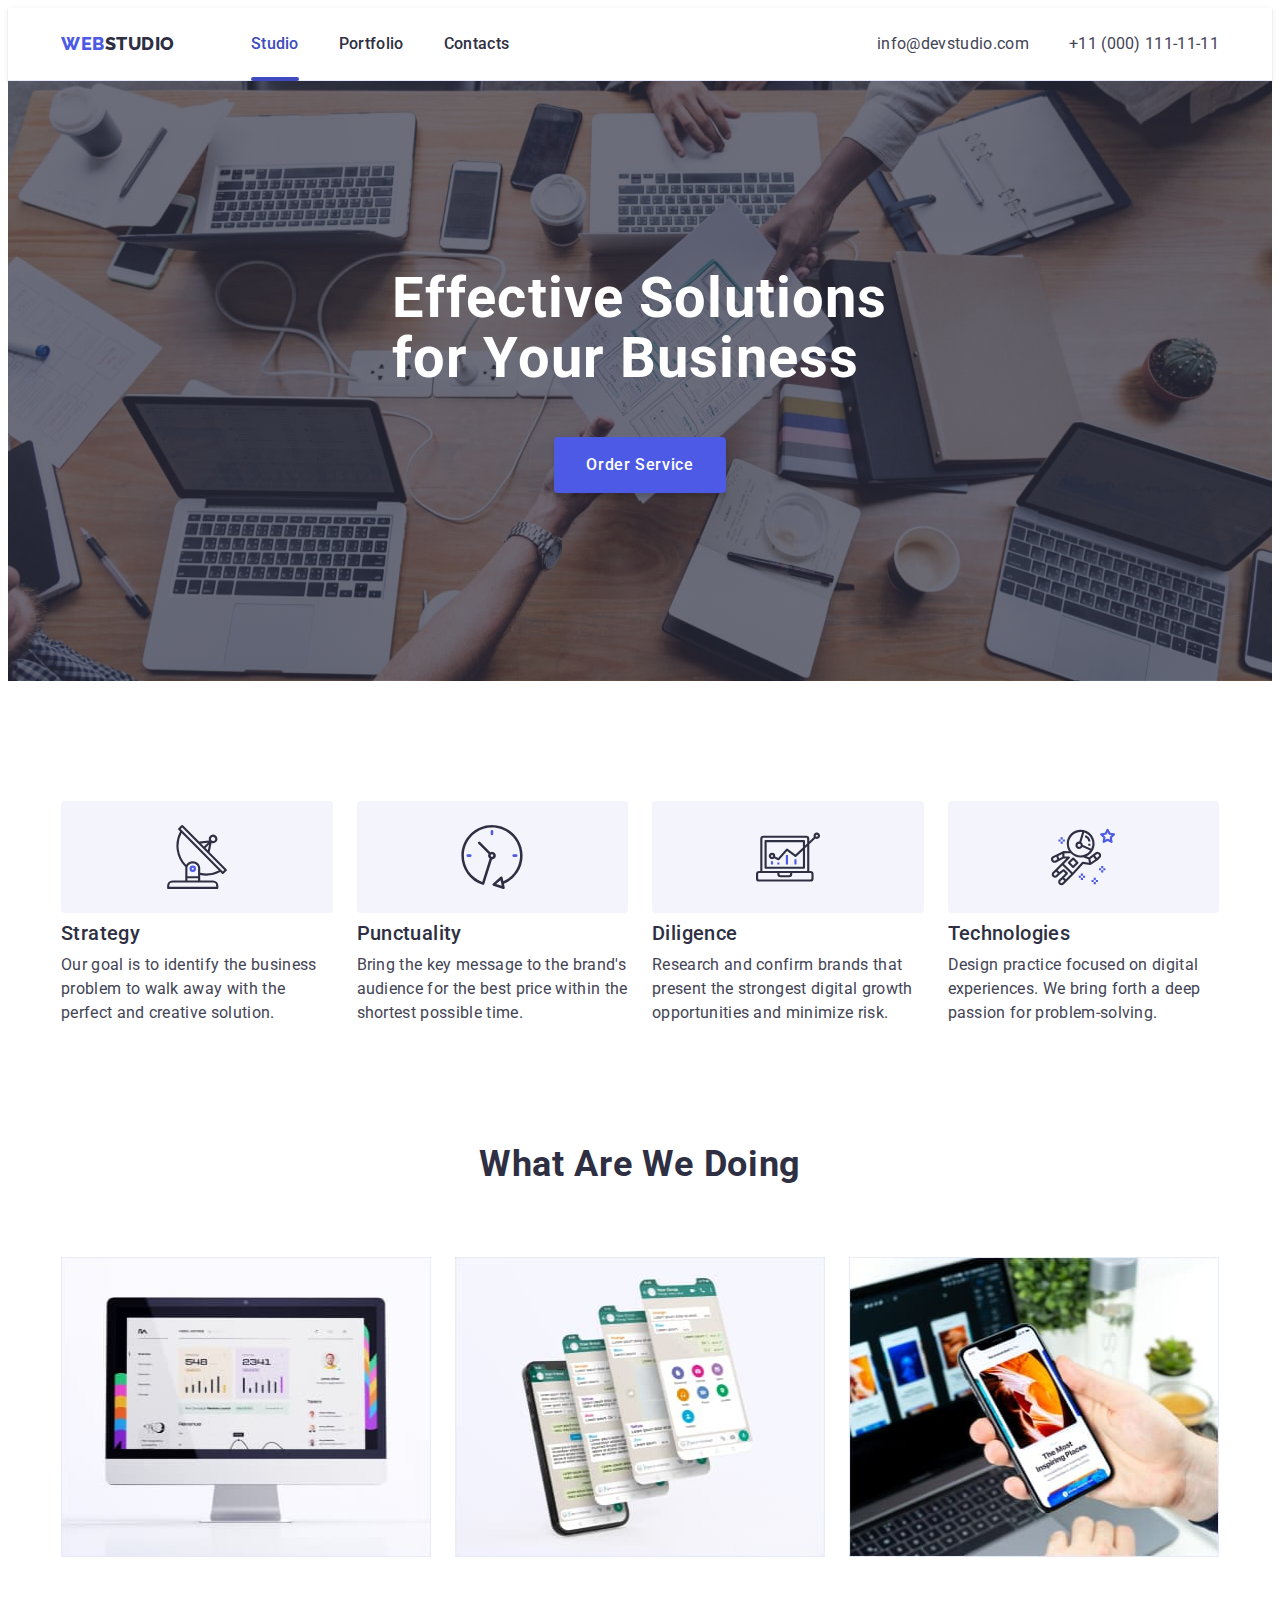
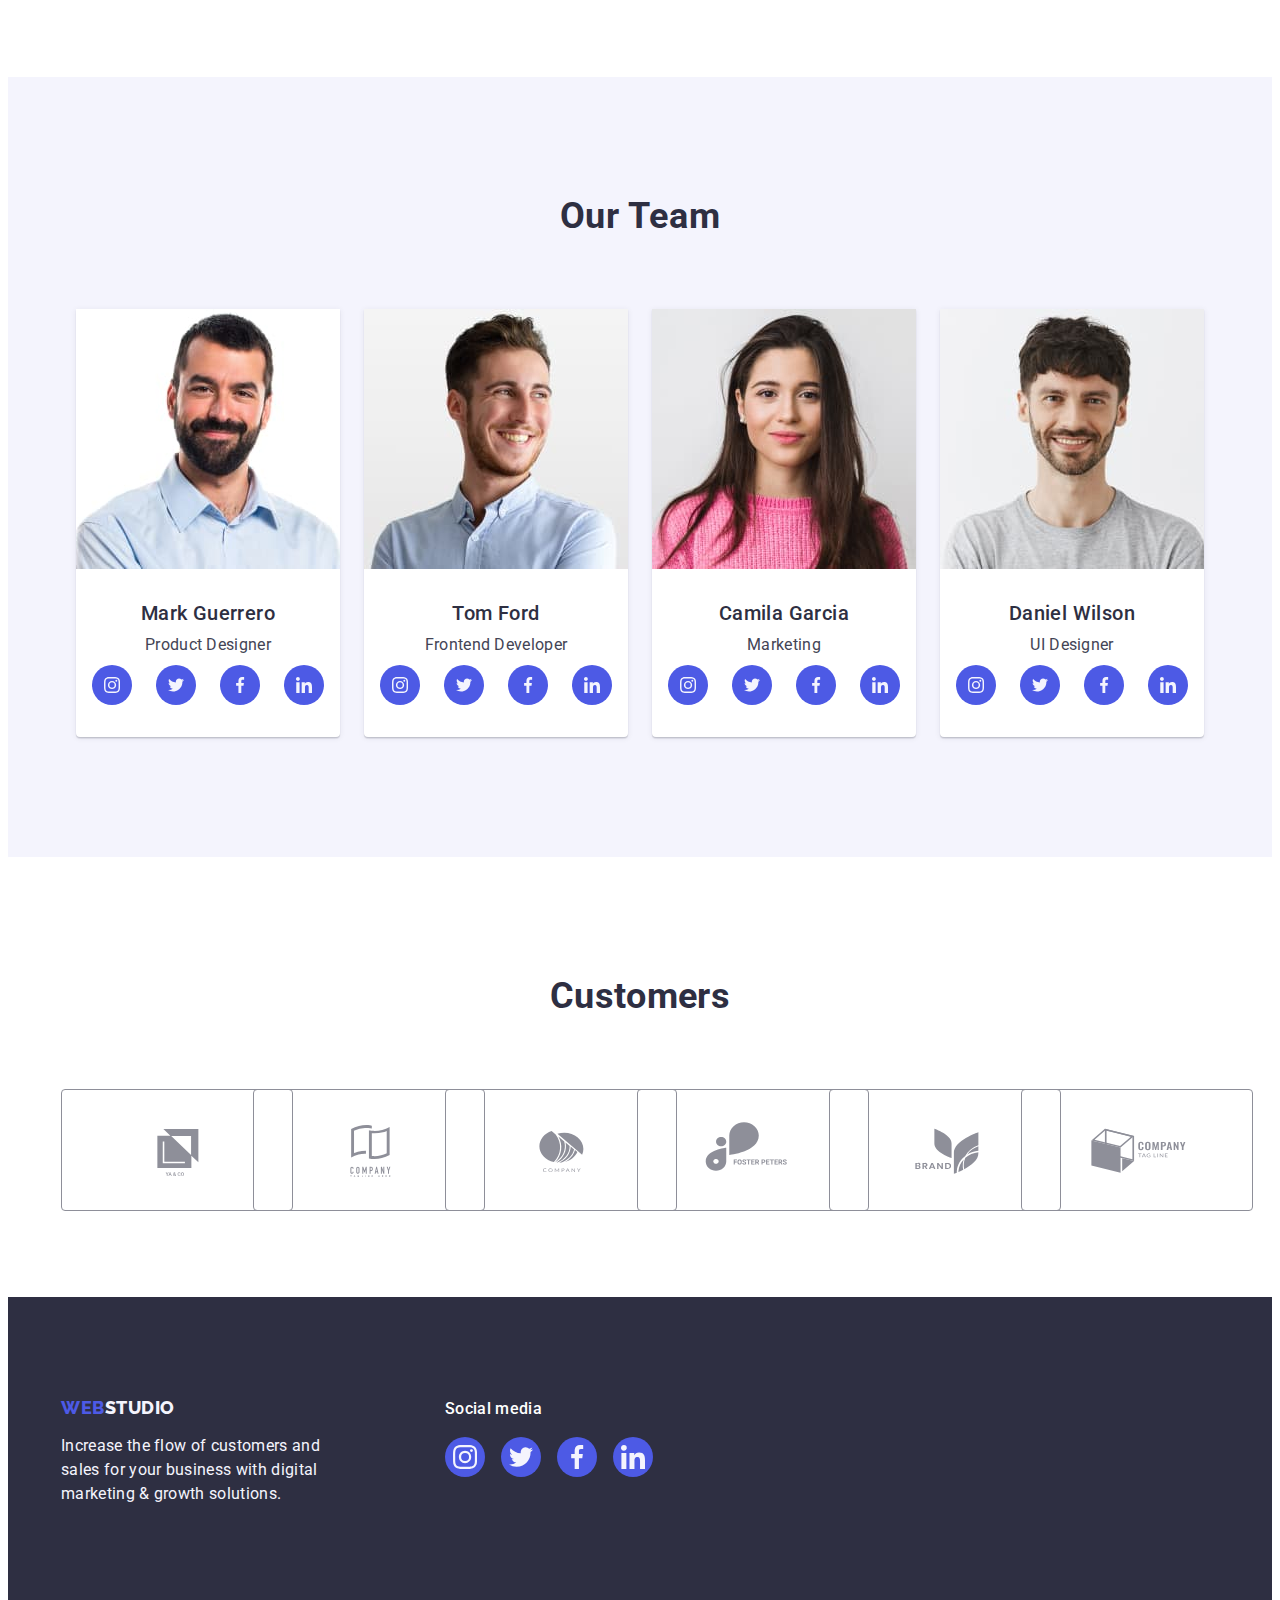
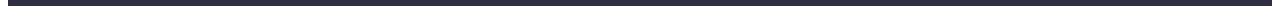
<file: index.html>
<!DOCTYPE html>
<html lang="en">
  <head>
    <meta charset="UTF-8" />
    <meta name="viewport" content="width=device-width, initial-scale=1.0" />
    <title>Web Studio</title>
    <link rel="preconnect" href="https://fonts.googleapis.com" />
    <link rel="preconnect" href="https://fonts.gstatic.com" crossorigin />
    <link
      href="https://fonts.googleapis.com/css2?family=Raleway:wght@800&family=Roboto:wght@400;500;700;900&display=swap"
      rel="stylesheet"
    />
    <link
      rel="stylesheet"
      href="https://cdnjs.cloudflare.com/ajax/libs/modern-normalize/2.0.0/modern-normalize.min.css"
      integrity="sha512-4xo8blKMVCiXpTaLzQSLSw3KFOVPWhm/TRtuPVc4WG6kUgjH6J03IBuG7JZPkcWMxJ5huwaBpOpnwYElP/m6wg=="
      crossorigin="anonymous"
      referrerpolicy="no-referrer"
    />
    <link rel="stylesheet" href="./css/styles.css" />
  </head>

  <body>
    <header class="header">
      <div class="container header-container">
        <nav class="header-nav">
          <a class="header-logo link" href="./index.html"
            >Web<span class="header-logo-studio">Studio</span></a
          >
          <ul class="header-nav-list list">
            <li class="header-nav-item">
              <a class="header-nav-link link current" href="./index.html">Studio</a>
            </li>
            <li class="header-nav-item">
              <a class="header-nav-link link" href="./portfolio.html"
                >Portfolio</a
              >
            </li>
            <li class="header-nav-item">
              <a class="header-nav-link link" href="">Contacts</a>
            </li>
          </ul>
        </nav>

        <address class="header-address">
          <ul class="header-address-list list">
            <li class="header-address-item">
              <a
                class="header-address-link link"
                href="mailto:info@devstudio.com"
                >info@devstudio.com</a
              >
            </li>
            <li class="header-address-item">
              <a class="header-address-link link" href="tel:+110001111111"
                >+11 (000) 111-11-11</a
              >
            </li>
          </ul>
        </address>
      </div>
    </header>

    <main>
      <section class="hero-section">
        <div class="container">
          <h1 class="hero-title">Effective Solutions for Your Business</h1>
          <button class="hero-btn" type="button" data-modal-open>Order Service</button>
        </div>
      </section>
      <section class="advantages">
        <div class="container">
          <h2 class="title visually-hidden">Advantages</h2>
          <ul class="advantages-list list">
            <li class="advantages-item">
              <div class="advantages-item-top">
                <svg class="advantages-item-icon" width="64" height="64">
                  <use href="./images/icons.svg#icon-antenna"></use>
                </svg>
              </div>
              <h3 class="advantages-title">Strategy</h3>
              <p class="advantages-text">
                Our goal is to identify the business problem to walk away with
                the perfect and creative solution.
              </p>
            </li>
            <li class="advantages-item">
              <div class="advantages-item-top">
                <svg class="advantages-item-icon" width="64" height="64">
                  <use href="./images/icons.svg#icon-clock"></use>
                </svg>
              </div>
              <h3 class="advantages-title">Punctuality</h3>
              <p class="advantages-text">
                Bring the key message to the brand's audience for the best price
                within the shortest possible time.
              </p>
            </li>
            <li class="advantages-item">
              <div class="advantages-item-top">
                <svg class="advantages-item-icon" width="64" height="64">
                  <use href="./images/icons.svg#icon-diagram"></use>
                </svg>
              </div>
              <h3 class="advantages-title">Diligence</h3>
              <p class="advantages-text">
                Research and confirm brands that present the strongest digital
                growth opportunities and minimize risk.
              </p>
            </li>
            <li class="advantages-item">
              <div class="advantages-item-top">
                <svg class="advantages-item-icon" width="64" height="64">
                  <use href="./images/icons.svg#icon-astronaut"></use>
                </svg>
              </div>
              <h3 class="advantages-title">Technologies</h3>
              <p class="advantages-text">
                Design practice focused on digital experiences. We bring forth a
                deep passion for problem-solving.
              </p>
            </li>
          </ul>
        </div>
      </section>
      <section class="doing">
        <div class="container">
          <h2 class="doing-title title">What are we doing</h2>
          <ul class="doing-list list">
            <li class="doing-item">
              <img
                src="./images/img-1.jpg"
                alt="Monitor"
                width="360"
                height="300"
              />
            </li>
            <li class="doing-item">
              <img
                src="./images/img-2.jpg"
                alt="Display telephone"
                width="360"
                height="300"
              />
            </li>
            <li class="doing-item">
              <img
                src="./images/img-3.jpg"
                alt="The phone is broken"
                width="360"
                height="300"
              />
            </li>
          </ul>
        </div>
      </section>
      <section class="our-team">
        <div class="container">
          <h2 class="our-team-title title">Our Team</h2>
          <ul class="our-team-list list">
            <li class="our-team-item">
              <img
                src="./images/people-1.jpg"
                alt="photo by Mark"
                width="264"
                height="260"
              />
              <div class="our-team-list-info">
                <h3 class="our-team-list-title">Mark Guerrero</h3>
                <p class="our-team-list-text">Product Designer</p>
                <ul class="our-team-list-position">
                  <li class="our-team-list-top list">
                    <a class="our-team-list-link" href="#">
                      <svg class="our-team-list-icon" width="16" height="16">
                        <use href="./images/icons.svg#icon-instagram"></use>
                      </svg>
                    </a>
                  </li>
                  <li class="our-team-list-top list">
                    <a class="our-team-list-link" href="#">
                      <svg class="our-team-list-icon" width="16" height="16">
                        <use href="./images/icons.svg#icon-twitter"></use>
                      </svg>
                    </a>
                  </li>
                  <li class="our-team-list-top list">
                      <a class="our-team-list-link" href="#">
                        <svg class="our-team-list-icon" width="16" height="16">
                          <use href="./images/icons.svg#icon-facebook"></use>
                        </svg>
                      </a>
                  </li>
                  <li class="our-team-list-top list">
                    <a class="our-team-list-link" href="#">
                      <svg class="our-team-list-icon" width="16" height="16">
                        <use href="./images/icons.svg#icon-linkedin"></use>
                      </svg>
                    </a>
                  </li>
                </ul>
              </div>
            </li>
            <li class="our-team-item">
              <img
                src="./images/people-2.jpg"
                alt="photo by Tom"
                width="264"
                height="260"
              />
              <div class="our-team-list-info">
                <h3 class="our-team-list-title">Tom Ford</h3>
                <p class="our-team-list-text">Frontend Developer</p>
                <ul class="our-team-list-position">
                  <li class="our-team-list-top list">
                    <a class="our-team-list-link" href="#">
                      <svg class="our-team-list-icon" width="16" height="16">
                        <use href="./images/icons.svg#icon-instagram"></use>
                      </svg>
                    </a>
                  </li>
                  <li class="our-team-list-top list">
                    <a class="our-team-list-link" href="#">
                      <svg class="our-team-list-icon" width="16" height="16">
                        <use href="./images/icons.svg#icon-twitter"></use>
                      </svg>
                    </a>
                  </li>
                  <li class="our-team-list-top list">
                    <a class="our-team-list-link" href="#">
                      <svg class="our-team-list-icon" width="16" height="16">
                        <use href="./images/icons.svg#icon-facebook"></use>
                      </svg>
                    </a>
                  </li>
                  <li class="our-team-list-top list">
                    <a class="our-team-list-link" href="#">
                      <svg class="our-team-list-icon" width="16" height="16">
                        <use href="./images/icons.svg#icon-linkedin"></use>
                      </svg>
                    </a>
                  </li>
                </ul>
              </div>
            </li>
            <li class="our-team-item">
              <img
                src="./images/people-3.jpg"
                alt="photo by Camila"
                width="264"
                height="260"
              />
              <div class="our-team-list-info">
                <h3 class="our-team-list-title">Camila Garcia</h3>
                <p class="our-team-list-text">Marketing</p>
                <ul class="our-team-list-position">
                  <li class="our-team-list-top list">
                    <a class="our-team-list-link" href="#">
                      <svg class="our-team-list-icon" width="16" height="16">
                        <use href="./images/icons.svg#icon-instagram"></use>
                      </svg>
                    </a>
                  </li>
                  <li class="our-team-list-top list">
                    <a class="our-team-list-link" href="#">
                      <svg class="our-team-list-icon" width="16" height="16">
                        <use href="./images/icons.svg#icon-twitter"></use>
                      </svg>
                    </a>
                  </li>
                  <li class="our-team-list-top list">
                    <a class="our-team-list-link" href="#">
                      <svg class="our-team-list-icon" width="16" height="16">
                        <use href="./images/icons.svg#icon-facebook"></use>
                      </svg>
                    </a>
                  </li>
                  <li class="our-team-list-top list">
                    <a class="our-team-list-link" href="#">
                      <svg class="our-team-list-icon" width="16" height="16">
                        <use href="./images/icons.svg#icon-linkedin"></use>
                      </svg>
                    </a>
                  </li>
                </ul>
              </div>
            </li>
            <li class="our-team-item">
              <img
                src="./images/people-4.jpg"
                alt="photo by Daniel"
                width="264"
                height="260"
              />
              <div class="our-team-list-info">
                <h3 class="our-team-list-title">Daniel Wilson</h3>
                <p class="our-team-list-text">UI Designer</p>
                <ul class="our-team-list-position">
                  <li class="our-team-list-top list">
                    <a class="our-team-list-link" href="#">
                      <svg class="our-team-list-icon" width="16" height="16">
                        <use href="./images/icons.svg#icon-instagram"></use>
                      </svg>
                    </a>
                  </li>
                  <li class="our-team-list-top list">
                    <a class="our-team-list-link" href="#">
                      <svg class="our-team-list-icon" width="16" height="16">
                        <use href="./images/icons.svg#icon-twitter"></use>
                      </svg>
                    </a>
                  </li>
                  <li class="our-team-list-top list">
                    <a class="our-team-list-link" href="#">
                      <svg class="our-team-list-icon" width="16" height="16">
                        <use href="./images/icons.svg#icon-facebook"></use>
                      </svg>
                    </a>
                  </li>
                  <li class="our-team-list-top list">
                    <a class="our-team-list-link" href="#">
                      <svg class="our-team-list-icon" width="16" height="16">
                        <use href="./images/icons.svg#icon-linkedin"></use>
                      </svg>
                    </a>
                  </li>
                </ul>
              </div>
            </li>
          </ul>
        </div>
      </section>
      <section class="customers">
        <div class="container customers-container">
          <h2 class="customers-title">Customers</h2>
          <ul class="customers-list list">
            <li class="customers-list-item">
              <a class="customers-list-link" href="#">
                <svg class="customers-list-info" width="104" height="56">
                  <use href="./images/icons.svg#icon-client-1"> </use>
                </svg>
              </a>
            </li>
            <li class="customers-list-item">
              <a class="customers-list-link" href="#">
                <svg class="customers-list-info" width="104" height="56">
                  <use href="./images/icons.svg#icon-client-2"></use>
                </svg>
              </a>
            </li>
            <li class="customers-list-item">
              <a class="customers-list-link" href="#">
                <svg class="customers-list-info" width="104" height="56">
                  <use href="./images/icons.svg#icon-client-3"></use>
                </svg>
              </a>
            </li>
            <li class="customers-list-item">
              <a class="customers-list-link" href="#">
                <svg class="customers-list-info" width="104" height="56">
                  <use href="./images/icons.svg#icon-client-4"></use>
                </svg>
              </a>
            </li>
            <li class="customers-list-item">
              <a class="customers-list-link" href="#">
                <svg class="customers-list-info" width="104" height="56">
                  <use href="./images/icons.svg#icon-client-5"></use>
                </svg>
              </a>
            </li>
            <li class="customers-list-item">
              <a class="customers-list-link" href="#">
                <svg class="customers-list-info" width="104" height="56">
                  <use href="./images/icons.svg#icon-client-6"></use>
                </svg>
              </a>
            </li>
          </ul>
        </div>
      </section>
    </main>

    <footer class="footer">
      <div class="container footer-container">
        <div class="footer-logo-top">
          <a class="footer-logo link" href="./index.html"
            >Web<span class="footer-logo-studio">Studio</span></a
          >
          <p class="footer-text">
            Increase the flow of customers and sales for your business with
            digital marketing & growth solutions.
          </p>
        </div>
        <div class="footer-social">
          <p class="footer-social-title">Social media</p>
          <ul class="footer-social-list">
            <li class="footer-social-item list">
              <a class="footer-social-top" href="#">
                <svg class="footer-social-icon" width="24" height="24">
                  <use href="./images/icons.svg#icon-instagram-footer"></use>
                </svg>
              </a>
            </li>
            <li class="footer-social-item list">
              <a class="footer-social-top" href="#">
                <svg class="footer-social-icon" width="24" height="24">
                  <use href="./images/icons.svg#icon-twitter-footer"></use>
                </svg>
              </a>
            </li>
            <li class="footer-social-item list">
              <a class="footer-social-top" href="#">
                <svg class="footer-social-icon" width="24" height="24">
                  <use href="./images/icons.svg#icon-facebook-footer"></use>
                </svg>
              </a>
            </li>
            <li class="footer-social-item list">
              <a class="footer-social-top" href="#">
                <svg class="footer-social-icon" width="24" height="24">
                  <use href="./images/icons.svg#icon-linkedin-footer"></use>
                </svg>
              </a>
            </li>
          </ul>
        </div>
      </div>
    </footer>

    <div class="backdrop is-hidden" data-modal>
      <div class="modal">
        <button class="modal-close-btn" data-modal-close type="button">
          <svg class="modal-close" width="8" height="8">
            <use href="./images/icons.svg#icon-close"></use>
          </svg>
        </button>
      </div>
    </div>
    <script src="./js/modal.js"></script>
  </body>
</html>
</file>
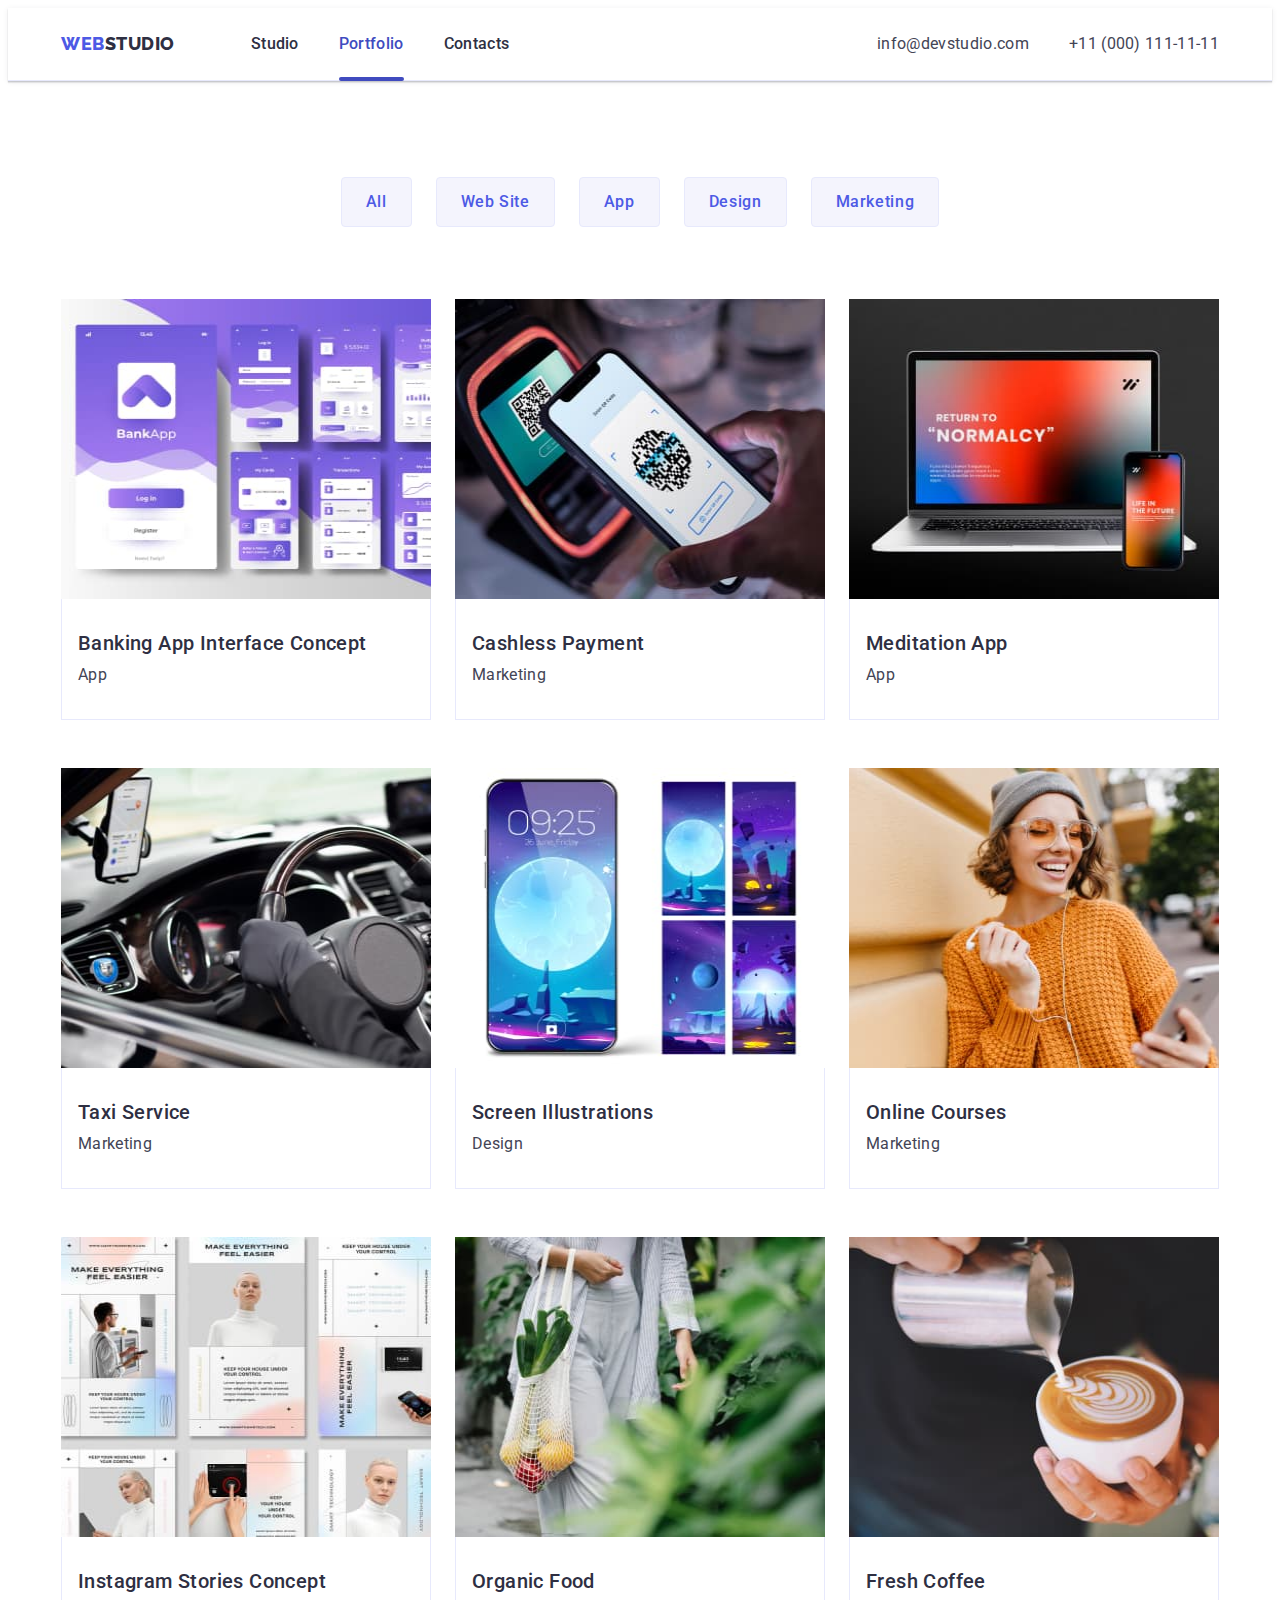
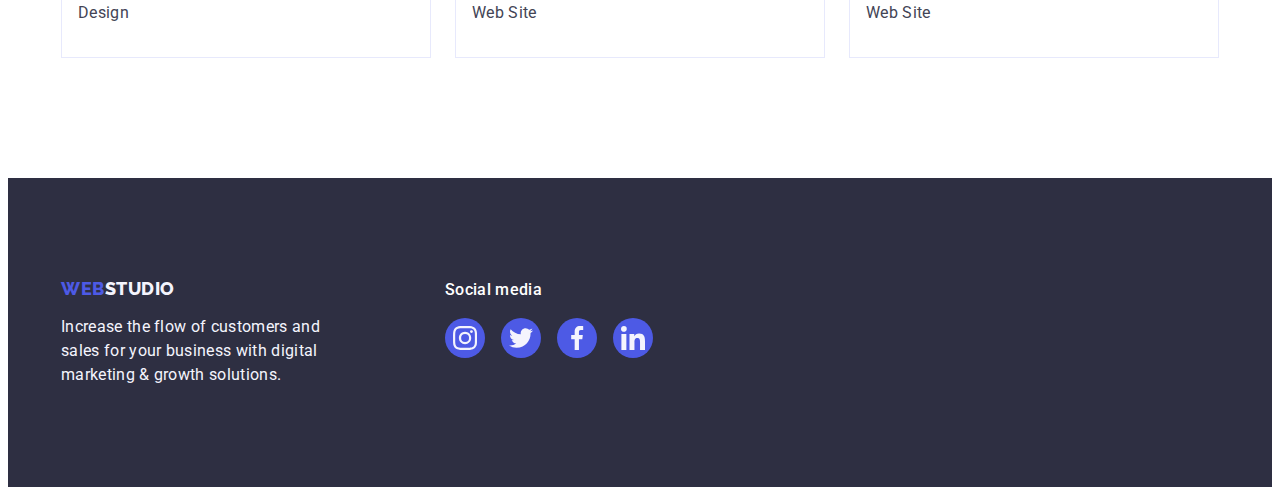
<file: portfolio.html>
<!DOCTYPE html>
<html lang="en">
  <head>
    <meta charset="UTF-8" />
    <meta name="viewport" content="width=device-width, initial-scale=1.0" />
    <title>Portfolio</title>
    <link rel="preconnect" href="https://fonts.googleapis.com" />
    <link rel="preconnect" href="https://fonts.gstatic.com" crossorigin />
    <link
      href="https://fonts.googleapis.com/css2?family=Raleway:wght@800&family=Roboto:wght@400;500;700;900&display=swap"
      rel="stylesheet"
    />
    <link
      rel="stylesheet"
      href="https://cdnjs.cloudflare.com/ajax/libs/modern-normalize/2.0.0/modern-normalize.min.css"
      integrity="sha512-4xo8blKMVCiXpTaLzQSLSw3KFOVPWhm/TRtuPVc4WG6kUgjH6J03IBuG7JZPkcWMxJ5huwaBpOpnwYElP/m6wg=="
      crossorigin="anonymous"
      referrerpolicy="no-referrer"
    />
    <link rel="stylesheet" href="./css/styles.css" />
  </head>

  <body>
    <header class="header">
      <div class="container header-container">
        <nav class="header-nav">
          <a class="header-logo link" href="./index.html"
            >Web<span class="header-logo-studio">Studio</span></a
          >
          <ul class="header-nav-list list">
            <li class="header-nav-item">
              <a class="header-nav-link link" href="./index.html">Studio</a>
            </li>
            <li class="header-nav-item">
              <a class="header-nav-link link current" href="./portfolio.html"
                >Portfolio</a
              >
            </li>
            <li class="header-nav-item">
              <a class="header-nav-link link" href="">Contacts</a>
            </li>
          </ul>
        </nav>

        <address class="header-address">
          <ul class="header-address-list list">
            <li class="header-address-item">
              <a
                class="header-address-link link"
                href="mailto:info@devstudio.com"
                >info@devstudio.com</a
              >
            </li>
            <li class="header-address-item">
              <a class="header-address-link link" href="tel:+110001111111"
                >+11 (000) 111-11-11</a
              >
            </li>
          </ul>
        </address>
      </div>
    </header>

    <main>
      <section class="catalog-section">
        <div class="container">
          <h1 class="visually-hidden">Catalog</h1>
          <ul class="catalog-btn-list list">
            <li class="catalog-btn-item">
              <button class="catalog-btn" type="button">All</button>
            </li>
            <li class="catalog-btn-item">
              <button class="catalog-btn" type="button">Web Site</button>
            </li>
            <li class="catalog-btn-item">
              <button class="catalog-btn" type="button">App</button>
            </li>
            <li class="catalog-btn-item">
              <button class="catalog-btn" type="button">Design</button>
            </li>
            <li class="catalog-btn-item">
              <button class="catalog-btn" type="button">Marketing</button>
            </li>
          </ul>

          <ul class="catalog-project-list list">
            <li class="catalog-project-item">
              <a class="cataloge-link link" href="">
                <div class="catalog-project-top">
                    <img
                      src="./images/project-1.jpg"
                      alt="Banking App Interface Concept"
                      width="360"
                      height="300"
                    />
                  <p class="catalog-project-cover-text">
                    14 Stylish and User-Friendly App Design Concepts · Task
                    Manager App · Calorie Tracker App · Exotic Fruit Ecommerce
                    App · Cloud Storage App
                  </p>
                </div>
                <div class="catalog-project">
                  <h2 class="catalog-project-title">
                    Banking App Interface Concept
                  </h2>
                  <p class="catalog-project-text">App</p>
                </div>
              </a>
            </li>
            <li class="catalog-project-item">
              <a class="cataloge-link link" href="">
                <div class="catalog-project-top">
                    <img
                      src="./images/project-2.jpg"
                      alt="Cashless Payment"
                      width="360"
                      height="300"
                    />
                  <p class="catalog-project-cover-text">
                    14 Stylish and User-Friendly App Design Concepts · Task
                    Manager App · Calorie Tracker App · Exotic Fruit Ecommerce
                    App · Cloud Storage App
                  </p>
                </div>
                <div class="catalog-project">
                  <h2 class="catalog-project-title">Cashless Payment</h2>
                  <p class="catalog-project-text">Marketing</p>
                </div>
              </a>
            </li>
            <li class="catalog-project-item">
              <a class="cataloge-link link" href="">
                <div class="catalog-project-top">
                    <img
                      src="./images/project-3.jpg"
                      alt="Meditation App"
                      width="360"
                      height="300"
                    />
                  <p class="catalog-project-cover-text">
                    14 Stylish and User-Friendly App Design Concepts · Task
                    Manager App · Calorie Tracker App · Exotic Fruit Ecommerce
                    App · Cloud Storage App
                  </p>
                </div>
                <div class="catalog-project">
                  <h2 class="catalog-project-title">Meditation App</h2>
                  <p class="catalog-project-text">App</p>
                </div>
              </a>
            </li>
            <li class="catalog-project-item">
              <a class="cataloge-link link" href="">
                <div class="catalog-project-top">
                    <img
                      src="./images/project-4.jpg"
                      alt="Taxi Service"
                      width="360"
                      height="300"
                    />
                  <p class="catalog-project-cover-text">
                    14 Stylish and User-Friendly App Design Concepts · Task
                    Manager App · Calorie Tracker App · Exotic Fruit Ecommerce
                    App · Cloud Storage App
                  </p>
                </div>
                <div class="catalog-project">
                  <h2 class="catalog-project-title">Taxi Service</h2>
                  <p class="catalog-project-text">Marketing</p>
                </div>
              </a>
            </li>
            <li class="catalog-project-item">
              <a class="cataloge-link link" href="">
                <div class="catalog-project-top">
                    <img
                      src="./images/project-5.jpg"
                      alt="Screen Illustrations"
                      width="360"
                      height="300"
                    />
                  <p class="catalog-project-cover-text">
                    14 Stylish and User-Friendly App Design Concepts · Task
                    Manager App · Calorie Tracker App · Exotic Fruit Ecommerce
                    App · Cloud Storage App
                  </p>
                </div>
                <div class="catalog-project">
                  <h2 class="catalog-project-title">Screen Illustrations</h2>
                  <p class="catalog-project-text">Design</p>
                </div>
              </a>
            </li>
            <li class="catalog-project-item">
              <a class="cataloge-link link" href="">
                <div class="catalog-project-top">
                    <img
                      src="./images/project-6.jpg"
                      alt="Online Courses"
                      width="360"
                      height="300"
                    />
                  <p class="catalog-project-cover-text">
                    14 Stylish and User-Friendly App Design Concepts · Task
                    Manager App · Calorie Tracker App · Exotic Fruit Ecommerce
                    App · Cloud Storage App
                  </p>
                </div>
                <div class="catalog-project">
                  <h2 class="catalog-project-title">Online Courses</h2>
                  <p class="catalog-project-text">Marketing</p>
                </div>
              </a>
            </li>
            <li class="catalog-project-item">
              <a class="cataloge-link link" href="">
                <div class="catalog-project-top">
                    <img
                      src="./images/project-7.jpg"
                      alt="Instagram Stories Concept"
                      width="360"
                      height="300"
                    />
                  <p class="catalog-project-cover-text">
                    14 Stylish and User-Friendly App Design Concepts · Task
                    Manager App · Calorie Tracker App · Exotic Fruit Ecommerce
                    App · Cloud Storage App
                  </p>
                </div>
                <div class="catalog-project">
                  <h2 class="catalog-project-title">
                    Instagram Stories Concept
                  </h2>
                  <p class="catalog-project-text">Design</p>
                </div>
              </a>
            </li>
            <li class="catalog-project-item">
              <a class="cataloge-link link" href="">
                <div class="catalog-project-top">
                    <img
                      src="./images/project-8.jpg"
                      alt="Organic Food"
                      width="360"
                      height="300"
                    />
                  <p class="catalog-project-cover-text">
                    14 Stylish and User-Friendly App Design Concepts · Task
                    Manager App · Calorie Tracker App · Exotic Fruit Ecommerce
                    App · Cloud Storage App
                  </p>
                </div>
                <div class="catalog-project">
                  <h2 class="catalog-project-title">Organic Food</h2>
                  <p class="catalog-project-text">Web Site</p>
                </div>
              </a>
            </li>
            <li class="catalog-project-item">
              <a class="cataloge-link link" href="">
                <div class="catalog-project-top">
                    <img
                      src="./images/project-9.jpg"
                      alt="Fresh Coffee"
                      width="360"
                      height="300"
                    />
                  <p class="catalog-project-cover-text">
                    14 Stylish and User-Friendly App Design Concepts · Task
                    Manager App · Calorie Tracker App · Exotic Fruit Ecommerce
                    App · Cloud Storage App
                  </p>
                </div>
                <div class="catalog-project">
                  <h2 class="catalog-project-title">Fresh Coffee</h2>
                  <p class="catalog-project-text">Web Site</p>
                </div>
              </a>
            </li>
          </ul>
        </div>
      </section>
    </main>

    <footer class="footer">
      <div class="container footer-container">
        <div class="footer-logo-top">
          <a class="footer-logo link" href="./index.html"
            >Web<span class="footer-logo-studio">Studio</span></a
          >
          <p class="footer-text">
            Increase the flow of customers and sales for your business with
            digital marketing & growth solutions.
          </p>
        </div>
        <div class="footer-social">
          <p class="footer-social-title">Social media</p>
          <ul class="footer-social-list">
            <li class="footer-social-item list">
              <a class="footer-social-top" href="#">
                <svg class="footer-social-icon" width="24" height="24">
                  <use href="./images/icons.svg#icon-instagram-footer"></use>
                </svg>
              </a>
            </li>
            <li class="footer-social-item list">
              <a class="footer-social-top" href="#">
                <svg class="footer-social-icon" width="24" height="24">
                  <use href="./images/icons.svg#icon-twitter-footer"></use>
                </svg>
              </a>
            </li>
            <li class="footer-social-item list">
              <a class="footer-social-top" href="#">
                <svg class="footer-social-icon" width="24" height="24">
                  <use href="./images/icons.svg#icon-facebook-footer"></use>
                </svg>
              </a>
            </li>
            <li class="footer-social-item list">
              <a class="footer-social-top" href="#">
                <svg class="footer-social-icon" width="24" height="24">
                  <use href="./images/icons.svg#icon-linkedin-footer"></use>
                </svg>
              </a>
            </li>
          </ul>
        </div>
      </div>
    </footer>
  </body>
</html>
</file>
<file: css/styles.css>
:root {
  --primary-brand: #4d5ae5;
  --pressed-state: #404bbf;
  --dark: #2e2f42;
  --text: #434455;
  --subtle-text: #8e8f99;
  --accent: #e7e9fc;
  --light: #f4f4fd;
  --modal-overlay: #2e2f42;
  --white-background: #ffffff;
  --modal-background: #fcfcfc;
}

body {
  font-family: "Roboto", sans-serif;
  color: var(--text);
  background-color: var(--white-background);
}

p,
h1,
h2,
h3,
h4,
h5,
h6 {
  margin-top: 0;
  margin-bottom: 0;
}

ul {
  padding-left: 0;
  margin-top: 0;
  margin-bottom: 0;
}

button {
  font-family: "Roboto", sans-serif;
  cursor: pointer;
}

img {
  display: block;
  width: 100%;
}

.container {
  width: 100%;
  max-width: 1158px;
  padding-left: 15px;
  padding-right: 15px;
  margin: 0 auto;
}

.link {
  text-decoration: none;
  color: var(--text);
}

.list {
  list-style: none;
}

.visually-hidden {
  position: absolute;
  width: 1px;
  height: 1px;
  margin: -1px;
  border: 0;
  padding: 0;
  white-space: nowrap;
  clip-path: inset(100%);
  clip: rect(0 0 0 0);
  overflow: hidden;
}

.header {
  border-bottom: 1px solid var(--accent);
  background: var(--white-background);
  box-shadow: 0px 2px 1px rgba(46, 47, 66, 0.08),
    0px 1px 1px rgba(46, 47, 66, 0.16), 0px 1px 6px rgba(46, 47, 66, 0.08);
}

.header-container {
  display: flex;
  align-items: center;
}

.header-nav {
  display: flex;
  align-items: center;
}

.header-logo {
  color: var(--primary-brand);
  font-family: "Raleway", sans-serif;
  font-size: 18px;
  font-weight: 800;
  line-height: 1.17;
  letter-spacing: 0.03em;
  text-transform: uppercase;
  margin-right: 76px;
}

.header-logo-studio {
  color: var(--dark);
}

.header-nav-list {
  display: flex;
  align-items: center;
  gap: 40px;
}

.header-nav-link {
  color: var(--dark);
  font-size: 16px;
  font-weight: 500;
  line-height: 1.5;
  letter-spacing: 0.02em;
  padding: 24px 0;
  display: block;
  transition-property: color;
  transition-duration: 250ms;
  transition-timing-function: cubic-bezier(0.4, 0, 0.2, 1);
}

.header-nav-link:hover,
.header-nav-link:focus {
  color: var(--pressed-state);
}

.current {
  color: #404bbf;
  position: relative;
}

.current::after {
  content: "";
  position: absolute;
  display: block;
  width: 100%;
  left: 0;
  bottom: -1px;
  height: 4px;
  background-color: var(--pressed-state);
  border-radius: 2px;
}

.header-address {
  font-style: normal;
  margin-left: auto;
}

.header-address-list {
  display: flex;
  align-items: center;
  gap: 40px;
}

.header-address-link {
  font-size: 16px;
  font-weight: 400;
  line-height: 1.5;
  letter-spacing: 0.02em;
  display: block;
  padding: 24px 0;
  transition-property: color;
  transition-duration: 250ms;
  transition-timing-function: cubic-bezier(0.4, 0, 0.2, 1);
}

.header-address-link:hover,
.header-address-link:focus {
  color: var(--pressed-state);
}

.hero-section {
  width: 100%;
  margin: 0 auto;
  background-color: var(--dark);
  padding-top: 188px;
  padding-bottom: 188px;
  max-width: 1440px;
  background-image: linear-gradient(
      rgba(46, 47, 66, 0.7),
      rgba(46, 47, 66, 0.7)
    ),
    url(../images/people-office.jpg);
  background-repeat: no-repeat;
  background-position: center center;
  background-size: cover;
}

.hero-title {
  color: var(--white-background);
  font-size: 56px;
  font-weight: 700;
  line-height: 1.07;
  letter-spacing: 0.02em;
  margin: 0 auto;
  max-width: 496px;
}

.hero-btn {
  color: var(--white-background);
  font-size: 16px;
  font-weight: 500;
  line-height: 1.5;
  letter-spacing: 0.04em;
  background-color: var(--primary-brand);
  padding: 16px 32px;
  display: block;
  margin: 0 auto;
  margin-top: 48px;
  min-width: 169px;
  height: 56px;
  border: none;
  border-radius: 4px;
  box-shadow: 0px 4px 4px 0px rgba(0, 0, 0, 0.15);
  transition-property: background-color;
  transition-duration: 250ms;
  transition-timing-function: cubic-bezier(0.4, 0, 0.2, 1);
}

.hero-btn:hover,
.hero-btn:focus {
  background-color: var(--pressed-state);
}

.title {
  color: var(--dark);
  font-size: 36px;
  font-weight: 700;
  line-height: 1.11;
  letter-spacing: 0.02em;
  text-transform: capitalize;
  text-align: center;
}

.advantages {
  padding-top: 120px;
  padding-bottom: 120px;
}

.advantages-list {
  display: flex;
  gap: 24px;
}

.advantages-item {
  width: calc((100% - 72px) / 4);
  gap: 24px;
}

.advantages-item-top {
  width: 100%;
  height: 112px;
  display: flex;
  align-items: center;
  justify-content: center;
  border-radius: 4px;
  background: var(--light);
  margin-bottom: 8px;
}

.advantages-title {
  color: var(--dark);
  font-size: 20px;
  font-weight: 500;
  line-height: 1.2;
  letter-spacing: 0.02em;
  margin-bottom: 8px;
}

.advantages-text {
  color: var(--text);
  font-size: 16px;
  line-height: 1.5;
  letter-spacing: 0.02em;
}

.doing {
  padding-bottom: 120px;
}

.doing-list {
  display: flex;
  gap: 24px;
}

.doing-item {
  width: calc((100% - 48px) / 3);
}

.doing-title {
  margin-bottom: 72px;
}

.our-team {
  background-color: var(--light);
  padding-top: 120px;
  padding-bottom: 120px;
}

.our-team-title {
  margin-bottom: 72px;
}

.our-team-list {
  display: flex;
  justify-content: center;
  gap: 24px;
}

.our-team-item {
  background-color: var(--white-background);
  border-radius: 0px 0px 4px 4px;
  box-shadow: 0px 2px 1px 0px rgba(46, 47, 66, 0.08),
    0px 1px 1px 0px rgba(46, 47, 66, 0.16),
    0px 1px 6px 0px rgba(46, 47, 66, 0.08);
  width: calc((100% - 24 * 3) / 4);
}

.our-team-list-info {
  text-align: center;
  padding: 32px 0;
}

.our-team-list-title {
  color: var(--dark);
  font-size: 20px;
  font-weight: 500;
  line-height: 1.2;
  letter-spacing: 0.02em;
  margin-bottom: 8px;
}

.our-team-list-text {
  color: var(--text);
  font-size: 16px;
  line-height: 1.5;
  letter-spacing: 0.02em;
  margin-bottom: 8px;
}

.our-team-list-position {
  display: flex;
  justify-content: center;
  gap: 24px;
}

.our-team-list-top {
  width: 40px;
  height: 40px;
}

.our-team-list-link {
  width: 100%;
  height: 100%;
  background-color: var(--primary-brand);
  display: flex;
  align-items: center;
  justify-content: center;
  border-radius: 50%;
  transition-property: background-color;
  transition-duration: 250ms;
  transition-timing-function: cubic-bezier(0.4, 0, 0.2, 1);
}

.our-team-list-link:hover,
.our-team-list-link:focus {
  background-color: #404bbf;
}
.our-team-list-icon {
  fill: var(--light);
}

.customers {
  padding: 120px 0;
}

.customers-title {
  color: var(--dark);
  text-align: center;
  font-size: 36px;
  font-weight: 700;
  line-height: 1.11;
  letter-spacing: 0.01em;
  margin-bottom: 72px;
}

.customers-list {
  display: flex;
  height: 88px;
  width: calc((100% - 24 * 5) / 6);
  gap: 24px;
}

.customers-list-link {
  width: 100%;
  height: 100%;
  padding: 16px 31px;
  border-radius: 4px;
  border: 1px solid var(--subtle-text);
  display: flex;
  justify-content: center;
  align-items: center;
  color: var(--subtle-text);
  transition: border-color 250ms cubic-bezier(0.4, 0, 0.2, 1),
    color 250ms cubic-bezier(0.4, 0, 0.2, 1);
}

.customers-list-link:hover,
.customers-list-link:focus {
  border-color: #404bbf;
  color: #404bbf;
}

.customers-list-item:hover .customers-list-info,
.customers-list-item:focus .customers-list-info {
  fill: #404bbf;
  transition: fill 250ms cubic-bezier(0.4, 0, 0.2, 1),
    color 250ms cubic-bezier(0.4, 0, 0.2, 1);
}

.customers-list-info {
  fill: currentColor;
}

.footer {
  background-color: var(--dark);
  padding-top: 100px;
  padding-bottom: 100px;
}

.footer-container {
  display: flex;
  align-items: baseline;
}

.footer-logo-top {
  margin-right: 120px;
}

.footer-logo {
  color: var(--primary-brand);
  font-family: "Raleway", sans-serif;
  font-size: 18px;
  font-weight: 800;
  line-height: 1.17;
  letter-spacing: 0.03em;
  text-transform: uppercase;
  display: inline-block;
  margin-bottom: 16px;
}

.footer-logo-studio {
  color: var(--light);
}

.footer-text {
  color: var(--light);
  font-size: 16px;
  line-height: 1.5;
  letter-spacing: 0.02em;
  max-width: 264px;
}

.footer-social-title {
  color: var(--white-background);
  font-size: 16px;
  font-weight: 500;
  line-height: 1.5;
  letter-spacing: 0.02em;
  margin-bottom: 16px;
}

.footer-social-list {
  display: flex;
  width: calc((100% - 16 * 3) / 4);
  gap: 16px;
}

.footer-social-top {
  width: 40px;
  height: 40px;
  border-radius: 50%;
  background-color: var(--primary-brand);
  display: flex;
  align-items: center;
  justify-content: center;
  transition-property: background-color;
  transition-duration: 250ms;
  transition-timing-function: cubic-bezier(0.4, 0, 0.2, 1);
}

.footer-social-top:hover,
.footer-social-top:focus {
  background-color: #31d0aa;
}

.footer-social-icon {
  fill: var(--light);
}

.catalog-section {
  padding-top: 96px;
  padding-bottom: 120px;
}

.catalog-btn-list {
  display: flex;
  justify-content: center;
  gap: 24px;
  margin-bottom: 72px;
}

.catalog-btn {
  color: var(--primary-brand);
  text-align: center;
  font-size: 16px;
  font-weight: 500;
  line-height: 1.5;
  letter-spacing: 0.04em;
  border: 1px solid var(--accent);
  background-color: var(--light);
  display: flex;
  padding: 12px 24px;
  justify-content: center;
  align-items: center;
  border-radius: 4px;
  transition: color 250ms cubic-bezier(0.4, 0, 0.2, 1),
    background-color 250ms cubic-bezier(0.4, 0, 0.2, 1),
    border-color 250ms cubic-bezier(0.4, 0, 0.2, 1),
    box-shadow 250ms cubic-bezier(0.4, 0, 0.2, 1);
}

.catalog-btn:hover,
.catalog-btn:focus {
  color: var(--white-background);
  background-color: var(--pressed-state);
  border: 1px solid transparent;
  box-shadow: 0px 3px 1px rgba(0, 0, 0, 0.1), 0px 2px 1px rgba(0, 0, 0, 0.08),
    0px 2px 2px rgba(0, 0, 0, 0.12);
}

.catalog-project {
  padding: 32px 16px;
  border: 1px solid var(--accent);
  border-top: none;
}

.catalog-project-list {
  display: flex;
  flex-wrap: wrap;
  gap: 48px 24px;
}

.catalog-project-item {
  background: var(--white-background);
  width: calc((100% - 48px) / 3);
}

.cataloge-link {
  display: block;
  transition: box-shadow 250ms cubic-bezier(0.4, 0, 0.2, 1);
}

.cataloge-link:hover,
.cataloge-link:focus {
  box-shadow: 0px 2px 1px 0px rgba(46, 47, 66, 0.08),
    0px 1px 1px 0px rgba(46, 47, 66, 0.16),
    0px 1px 6px 0px rgba(46, 47, 66, 0.08);
}

.catalog-project-top {
  overflow: hidden;
  position: relative;
}

.catalog-project-cover-text {
  position: absolute;
  top: 0;
  left: 0;
  width: 100%;
  height: 100%;
  padding: 40px 32px;
  background-color: #4d5ae5;
  transform: translateY(100%);
  transition: transform 250ms cubic-bezier(0.4, 0, 0.2, 1);
  color: var(--cloud, #f4f4fd);
  line-height: 1.5;
  letter-spacing: 0.02em;
}

.catalog-project-item:hover .catalog-project-cover-text {
  transform: translateY(0);
}

.cataloge-link:focus .catalog-project-cover-text {
  transform: translateY(0);
}

.catalog-project-wrap {
  padding-bottom: 120px;
}

.catalog-project-title {
  color: var(--dark);
  font-size: 20px;
  font-weight: 500;
  line-height: 1.2;
  letter-spacing: 0.02em;
  margin-bottom: 8px;
  text-align: left;
}

.catalog-project-text {
  color: var(--text);
  font-size: 16px;
  line-height: 1.5;
  letter-spacing: 0.02em;
  text-align: left;
}

.backdrop {
  position: fixed;
  width: 100%;
  height: 100%;
  background-color: rgba(46, 47, 66, 0.4);
  top: 0;
  transition: opacity 250ms cubic-bezier(0.4, 0, 0.2, 1),
    visibility 250ms cubic-bezier(0.4, 0, 0.2, 1);
}

.is-hidden {
  visibility: hidden;
  opacity: 0;
  pointer-events: none;
}

/* .backdrop .is-hidden .modal {
  transform: translate(-50%, -50%) scale(0);
} */

.modal {
  position: absolute;
  top: 50%;
  left: 50%;
  transform: translate(-50%, -50%) scale(1);
  width: 408px;
  min-height: 584px;
  border-radius: 4px;
  transition: transform 250ms cubic-bezier(0.4, 0, 0.2, 1);
  background-color: var(--modal-background);
  box-shadow: 0px 1px 1px rgba(0, 0, 0, 0.14), 0px 1px 3px rgba(0, 0, 0, 0.12),
    0px 2px 1px rgba(0, 0, 0, 0.2);
}

.modal-close-btn {
  display: flex;
  align-items: center;
  justify-content: center;
  background-color: var(--accent);
  position: absolute;
  top: 24px;
  right: 24px;
  width: 24px;
  height: 24px;
  padding: 0;
  border-style: none;
  border-radius: 50%;
  border: 1px solid rgba(0, 0, 0, 0.1);
  transition: background-color 250ms cubic-bezier(0.4, 0, 0.2, 1),
    border 250ms cubic-bezier(0.4, 0, 0.2, 1);
}

.modal-close-btn:hover {
  background-color: var(--pressed-state);
  border: none;
}

.modal-close-btn:focus {
  background-color: var(--pressed-state);
  border: none;
}

.modal-close {
  fill: var(--dark);
  transition: fill 250ms cubic-bezier(0.4, 0, 0.2, 1);
}

.modal-close-btn:hover .modal-close {
  fill: var(--white-background);
}

.modal-close-btn:focus .modal-close {
  fill: var(--white-background);
}
</file>
